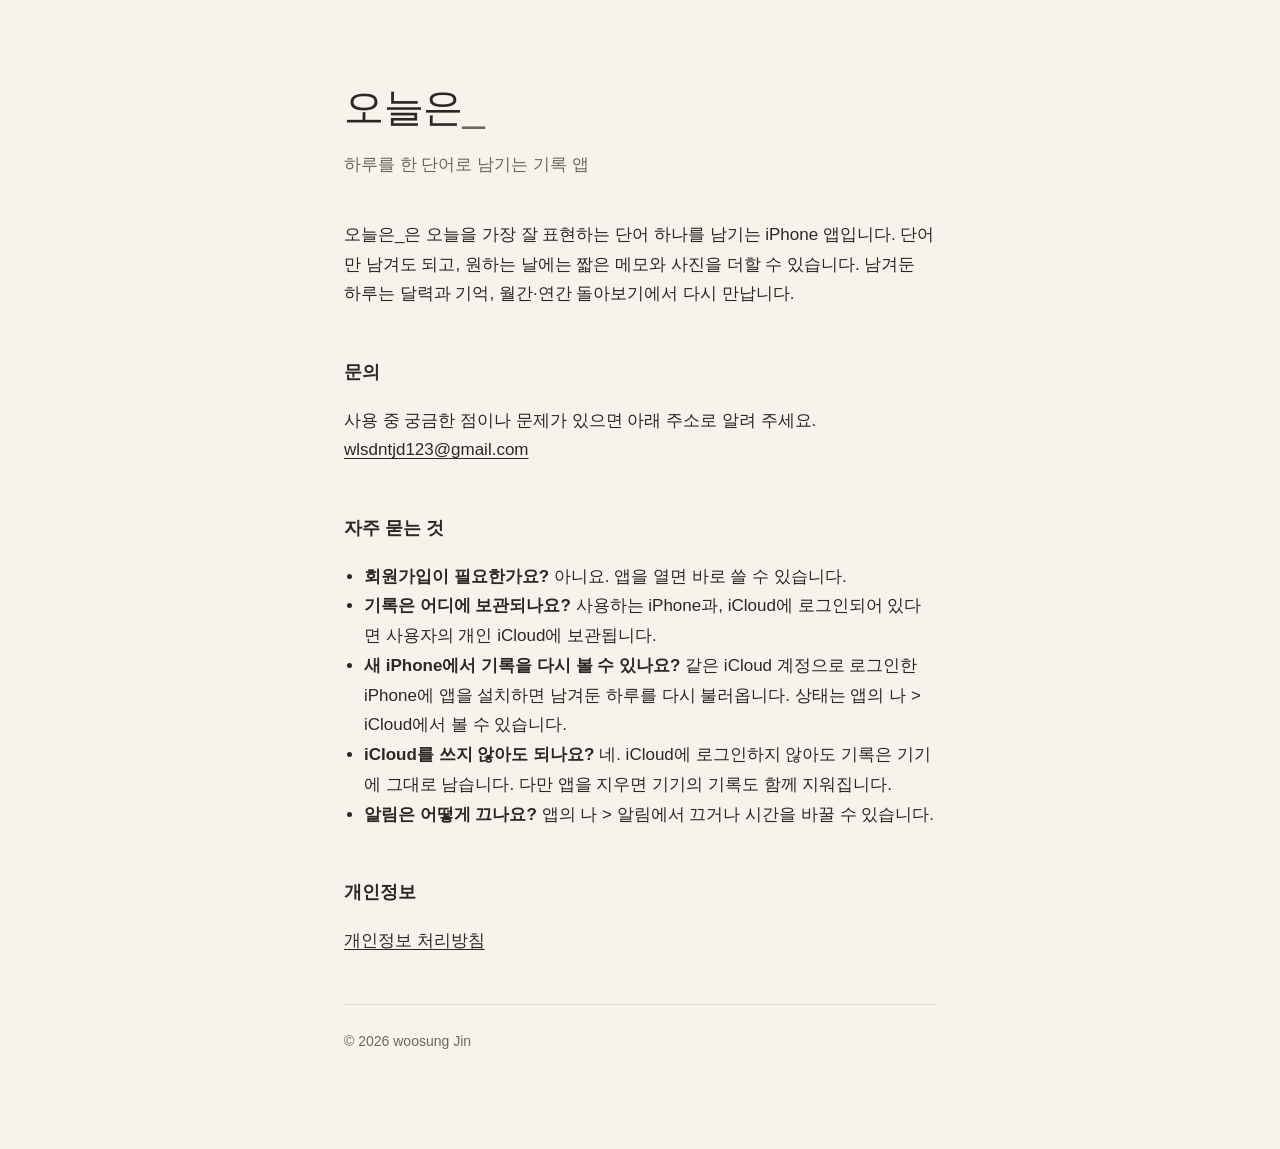
<file: index.html>
<!doctype html>
<html lang="ko">
<head>
<meta charset="utf-8">
<meta name="viewport" content="width=device-width, initial-scale=1">
<title>오늘은_ 지원</title>
<link rel="stylesheet" href="style.css">
</head>
<body>
<main>
<h1>오늘은<span>_</span></h1>
<p class="lead">하루를 한 단어로 남기는 기록 앱</p>

<p>오늘은_은 오늘을 가장 잘 표현하는 단어 하나를 남기는 iPhone 앱입니다. 단어만 남겨도 되고, 원하는 날에는 짧은 메모와 사진을 더할 수 있습니다. 남겨둔 하루는 달력과 기억, 월간·연간 돌아보기에서 다시 만납니다.</p>

<h2>문의</h2>
<p>사용 중 궁금한 점이나 문제가 있으면 아래 주소로 알려 주세요.<br>
<a href="mailto:wlsdntjd123@gmail.com">wlsdntjd123@gmail.com</a></p>

<h2>자주 묻는 것</h2>
<ul>
<li><strong>회원가입이 필요한가요?</strong> 아니요. 앱을 열면 바로 쓸 수 있습니다.</li>
<li><strong>기록은 어디에 보관되나요?</strong> 사용하는 iPhone과, iCloud에 로그인되어 있다면 사용자의 개인 iCloud에 보관됩니다.</li>
<li><strong>새 iPhone에서 기록을 다시 볼 수 있나요?</strong> 같은 iCloud 계정으로 로그인한 iPhone에 앱을 설치하면 남겨둔 하루를 다시 불러옵니다. 상태는 앱의 나 &gt; iCloud에서 볼 수 있습니다.</li>
<li><strong>iCloud를 쓰지 않아도 되나요?</strong> 네. iCloud에 로그인하지 않아도 기록은 기기에 그대로 남습니다. 다만 앱을 지우면 기기의 기록도 함께 지워집니다.</li>
<li><strong>알림은 어떻게 끄나요?</strong> 앱의 나 &gt; 알림에서 끄거나 시간을 바꿀 수 있습니다.</li>
</ul>

<h2>개인정보</h2>
<p><a href="privacy.html">개인정보 처리방침</a></p>

<hr>
<footer>© 2026 woosung Jin</footer>
</main>
</body>
</html>
</file>
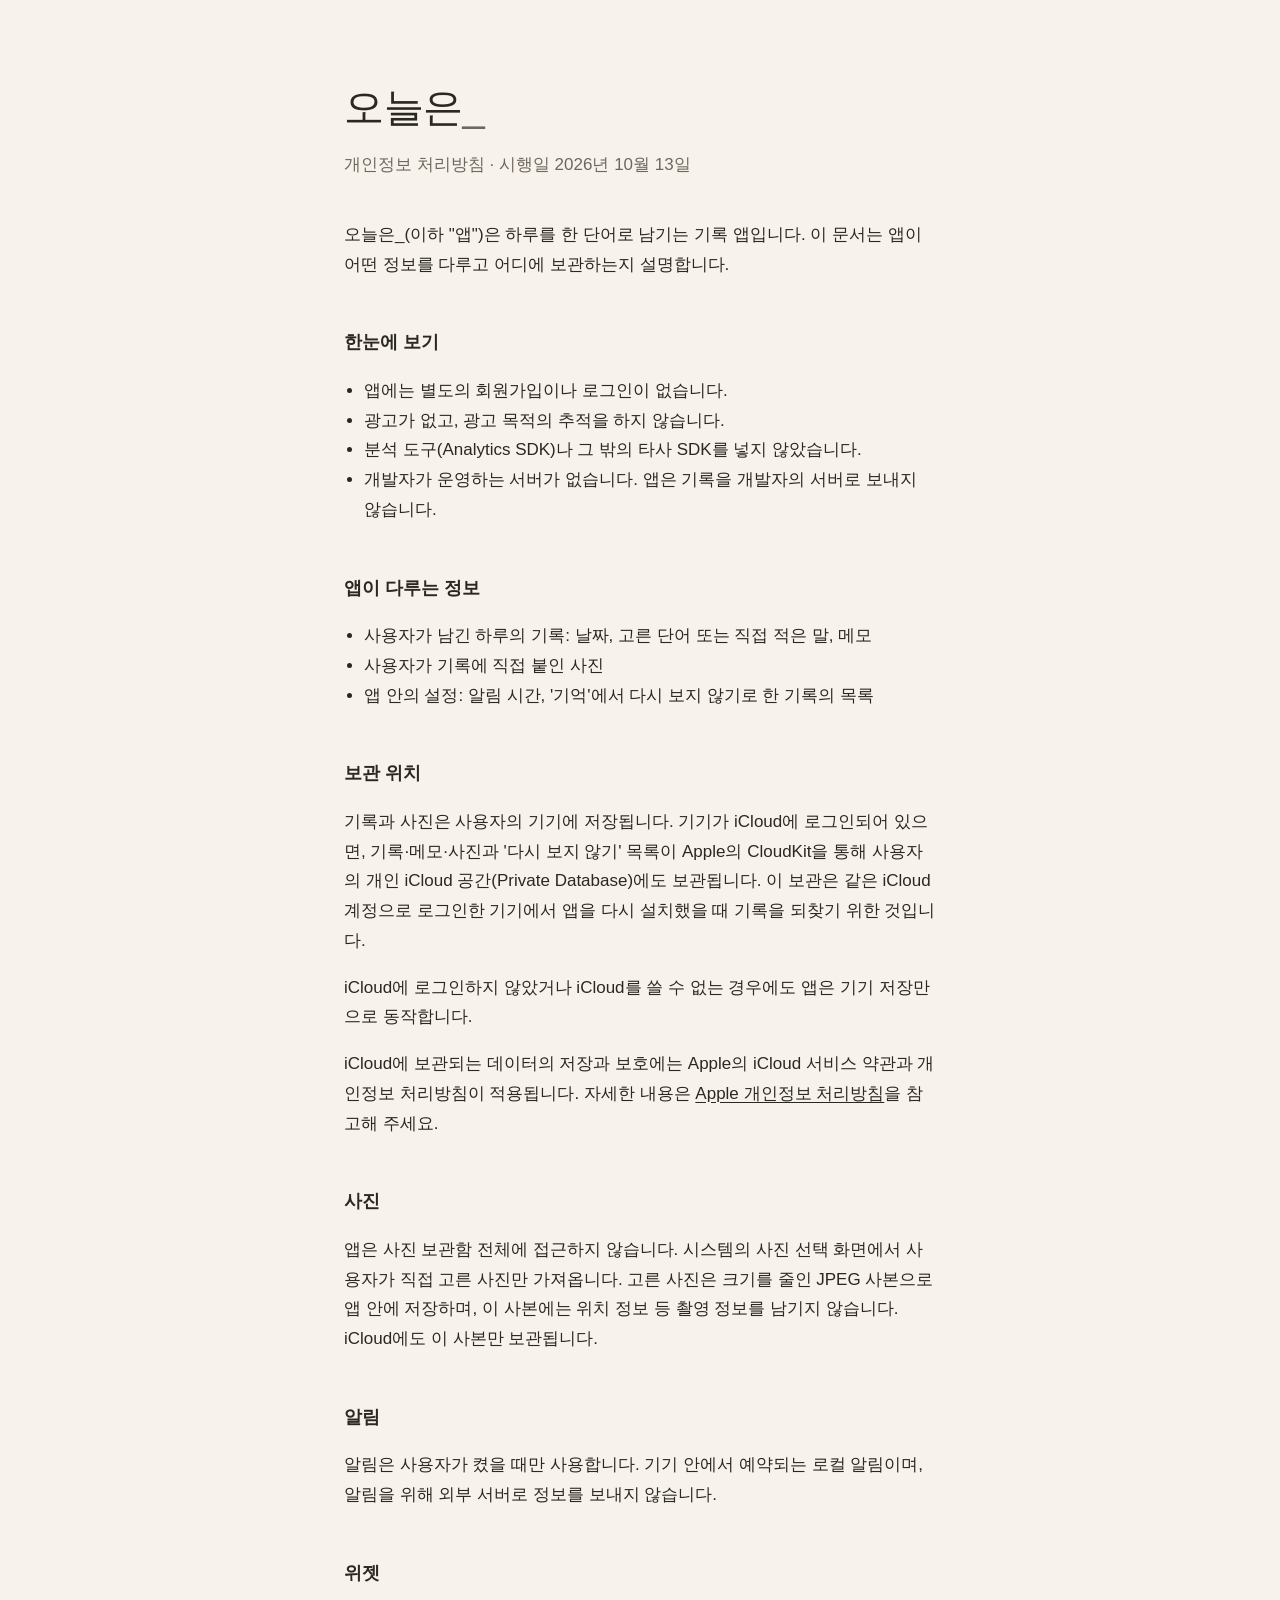
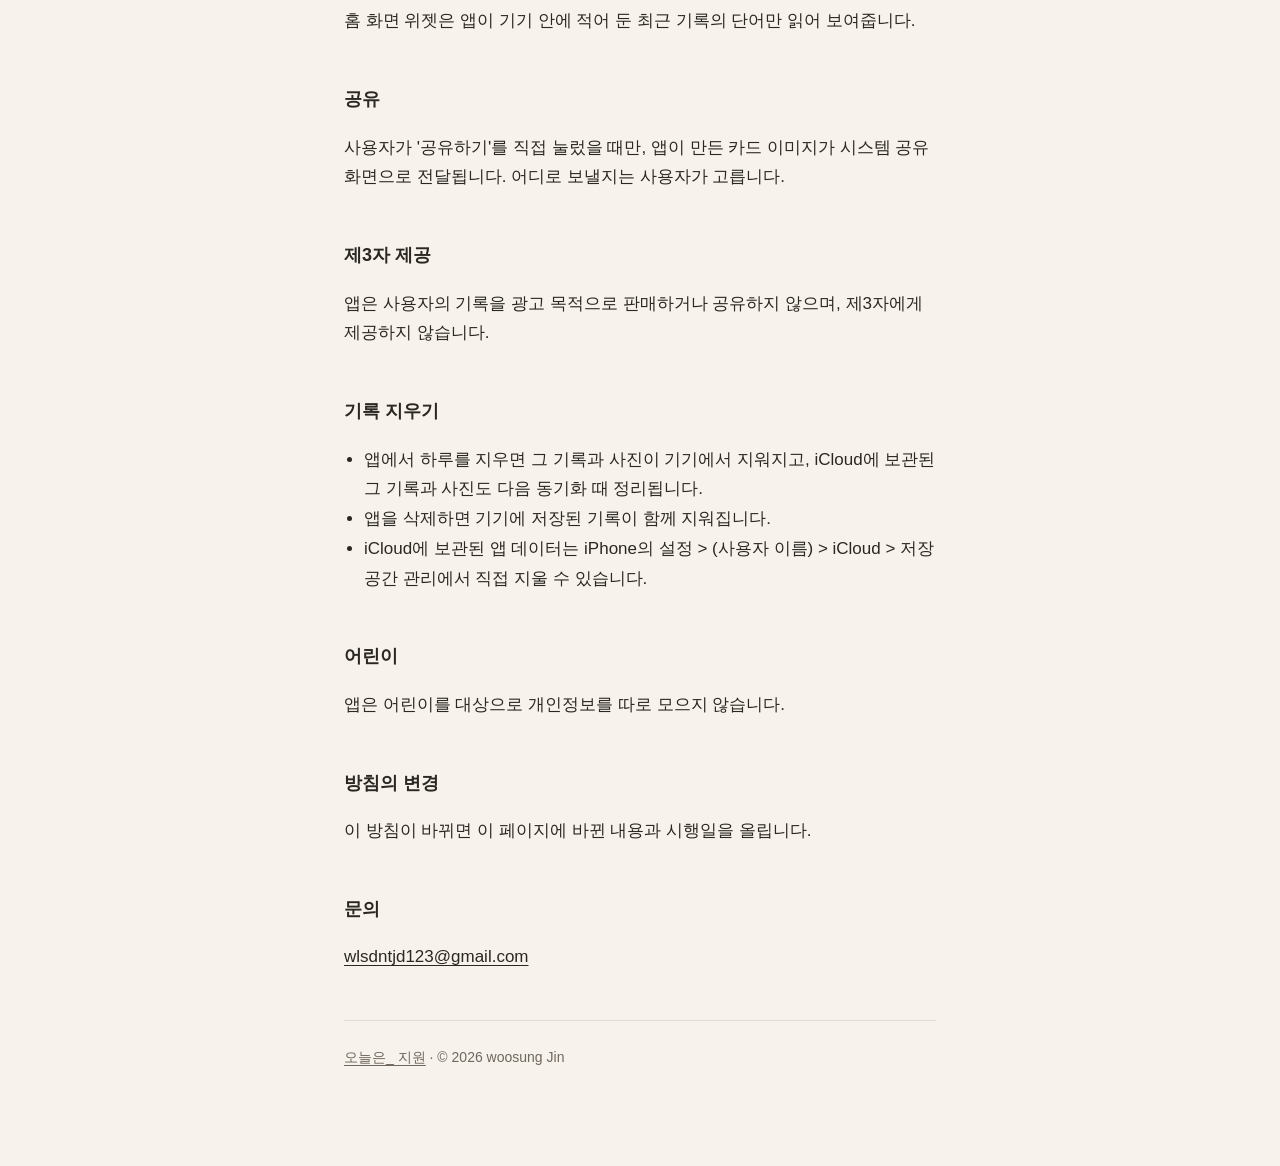
<file: privacy.html>
<!doctype html>
<html lang="ko">
<head>
<meta charset="utf-8">
<meta name="viewport" content="width=device-width, initial-scale=1">
<title>오늘은_ 개인정보 처리방침</title>
<link rel="stylesheet" href="style.css">
</head>
<body>
<main>
<h1>오늘은<span>_</span></h1>
<p class="lead">개인정보 처리방침 · 시행일 2026년 10월 13일</p>

<p>오늘은_(이하 "앱")은 하루를 한 단어로 남기는 기록 앱입니다. 이 문서는 앱이 어떤 정보를 다루고 어디에 보관하는지 설명합니다.</p>

<h2>한눈에 보기</h2>
<ul>
<li>앱에는 별도의 회원가입이나 로그인이 없습니다.</li>
<li>광고가 없고, 광고 목적의 추적을 하지 않습니다.</li>
<li>분석 도구(Analytics SDK)나 그 밖의 타사 SDK를 넣지 않았습니다.</li>
<li>개발자가 운영하는 서버가 없습니다. 앱은 기록을 개발자의 서버로 보내지 않습니다.</li>
</ul>

<h2>앱이 다루는 정보</h2>
<ul>
<li>사용자가 남긴 하루의 기록: 날짜, 고른 단어 또는 직접 적은 말, 메모</li>
<li>사용자가 기록에 직접 붙인 사진</li>
<li>앱 안의 설정: 알림 시간, '기억'에서 다시 보지 않기로 한 기록의 목록</li>
</ul>

<h2>보관 위치</h2>
<p>기록과 사진은 사용자의 기기에 저장됩니다. 기기가 iCloud에 로그인되어 있으면, 기록·메모·사진과 '다시 보지 않기' 목록이 Apple의 CloudKit을 통해 사용자의 개인 iCloud 공간(Private Database)에도 보관됩니다. 이 보관은 같은 iCloud 계정으로 로그인한 기기에서 앱을 다시 설치했을 때 기록을 되찾기 위한 것입니다.</p>
<p>iCloud에 로그인하지 않았거나 iCloud를 쓸 수 없는 경우에도 앱은 기기 저장만으로 동작합니다.</p>
<p>iCloud에 보관되는 데이터의 저장과 보호에는 Apple의 iCloud 서비스 약관과 개인정보 처리방침이 적용됩니다. 자세한 내용은 <a href="https://www.apple.com/kr/legal/privacy/">Apple 개인정보 처리방침</a>을 참고해 주세요.</p>

<h2>사진</h2>
<p>앱은 사진 보관함 전체에 접근하지 않습니다. 시스템의 사진 선택 화면에서 사용자가 직접 고른 사진만 가져옵니다. 고른 사진은 크기를 줄인 JPEG 사본으로 앱 안에 저장하며, 이 사본에는 위치 정보 등 촬영 정보를 남기지 않습니다. iCloud에도 이 사본만 보관됩니다.</p>

<h2>알림</h2>
<p>알림은 사용자가 켰을 때만 사용합니다. 기기 안에서 예약되는 로컬 알림이며, 알림을 위해 외부 서버로 정보를 보내지 않습니다.</p>

<h2>위젯</h2>
<p>홈 화면 위젯은 앱이 기기 안에 적어 둔 최근 기록의 단어만 읽어 보여줍니다.</p>

<h2>공유</h2>
<p>사용자가 '공유하기'를 직접 눌렀을 때만, 앱이 만든 카드 이미지가 시스템 공유 화면으로 전달됩니다. 어디로 보낼지는 사용자가 고릅니다.</p>

<h2>제3자 제공</h2>
<p>앱은 사용자의 기록을 광고 목적으로 판매하거나 공유하지 않으며, 제3자에게 제공하지 않습니다.</p>

<h2>기록 지우기</h2>
<ul>
<li>앱에서 하루를 지우면 그 기록과 사진이 기기에서 지워지고, iCloud에 보관된 그 기록과 사진도 다음 동기화 때 정리됩니다.</li>
<li>앱을 삭제하면 기기에 저장된 기록이 함께 지워집니다.</li>
<li>iCloud에 보관된 앱 데이터는 iPhone의 설정 &gt; (사용자 이름) &gt; iCloud &gt; 저장 공간 관리에서 직접 지울 수 있습니다.</li>
</ul>

<h2>어린이</h2>
<p>앱은 어린이를 대상으로 개인정보를 따로 모으지 않습니다.</p>

<h2>방침의 변경</h2>
<p>이 방침이 바뀌면 이 페이지에 바뀐 내용과 시행일을 올립니다.</p>

<h2>문의</h2>
<p><a href="mailto:wlsdntjd123@gmail.com">wlsdntjd123@gmail.com</a></p>

<hr>
<footer><a href="index.html">오늘은_ 지원</a> · © 2026 woosung Jin</footer>
</main>
</body>
</html>
</file>
<file: style.css>
:root { color-scheme: light dark; --paper: #f7f3ec; --ink: #2b2723; --soft: #6f675e; --line: #e2dbd0; }
@media (prefers-color-scheme: dark) { :root { --paper: #1c1a18; --ink: #efe9df; --soft: #a39a8e; --line: #34302b; } }
* { box-sizing: border-box; }
body { margin: 0; background: var(--paper); color: var(--ink); font: 17px/1.75 -apple-system, BlinkMacSystemFont, "Apple SD Gothic Neo", "Noto Sans KR", sans-serif; }
main { max-width: 640px; margin: 0 auto; padding: 72px 24px 96px; }
h1 { font-size: 40px; font-weight: 400; letter-spacing: -0.5px; margin: 0 0 8px; }
h1 span { color: var(--soft); }
h2 { font-size: 18px; font-weight: 600; margin: 48px 0 8px; }
p, li { color: var(--ink); }
.lead { color: var(--soft); margin: 0 0 40px; }
ul { padding-left: 20px; }
a { color: inherit; text-underline-offset: 3px; }
hr { border: 0; border-top: 1px solid var(--line); margin: 48px 0 24px; }
footer { color: var(--soft); font-size: 14px; }
</file>
